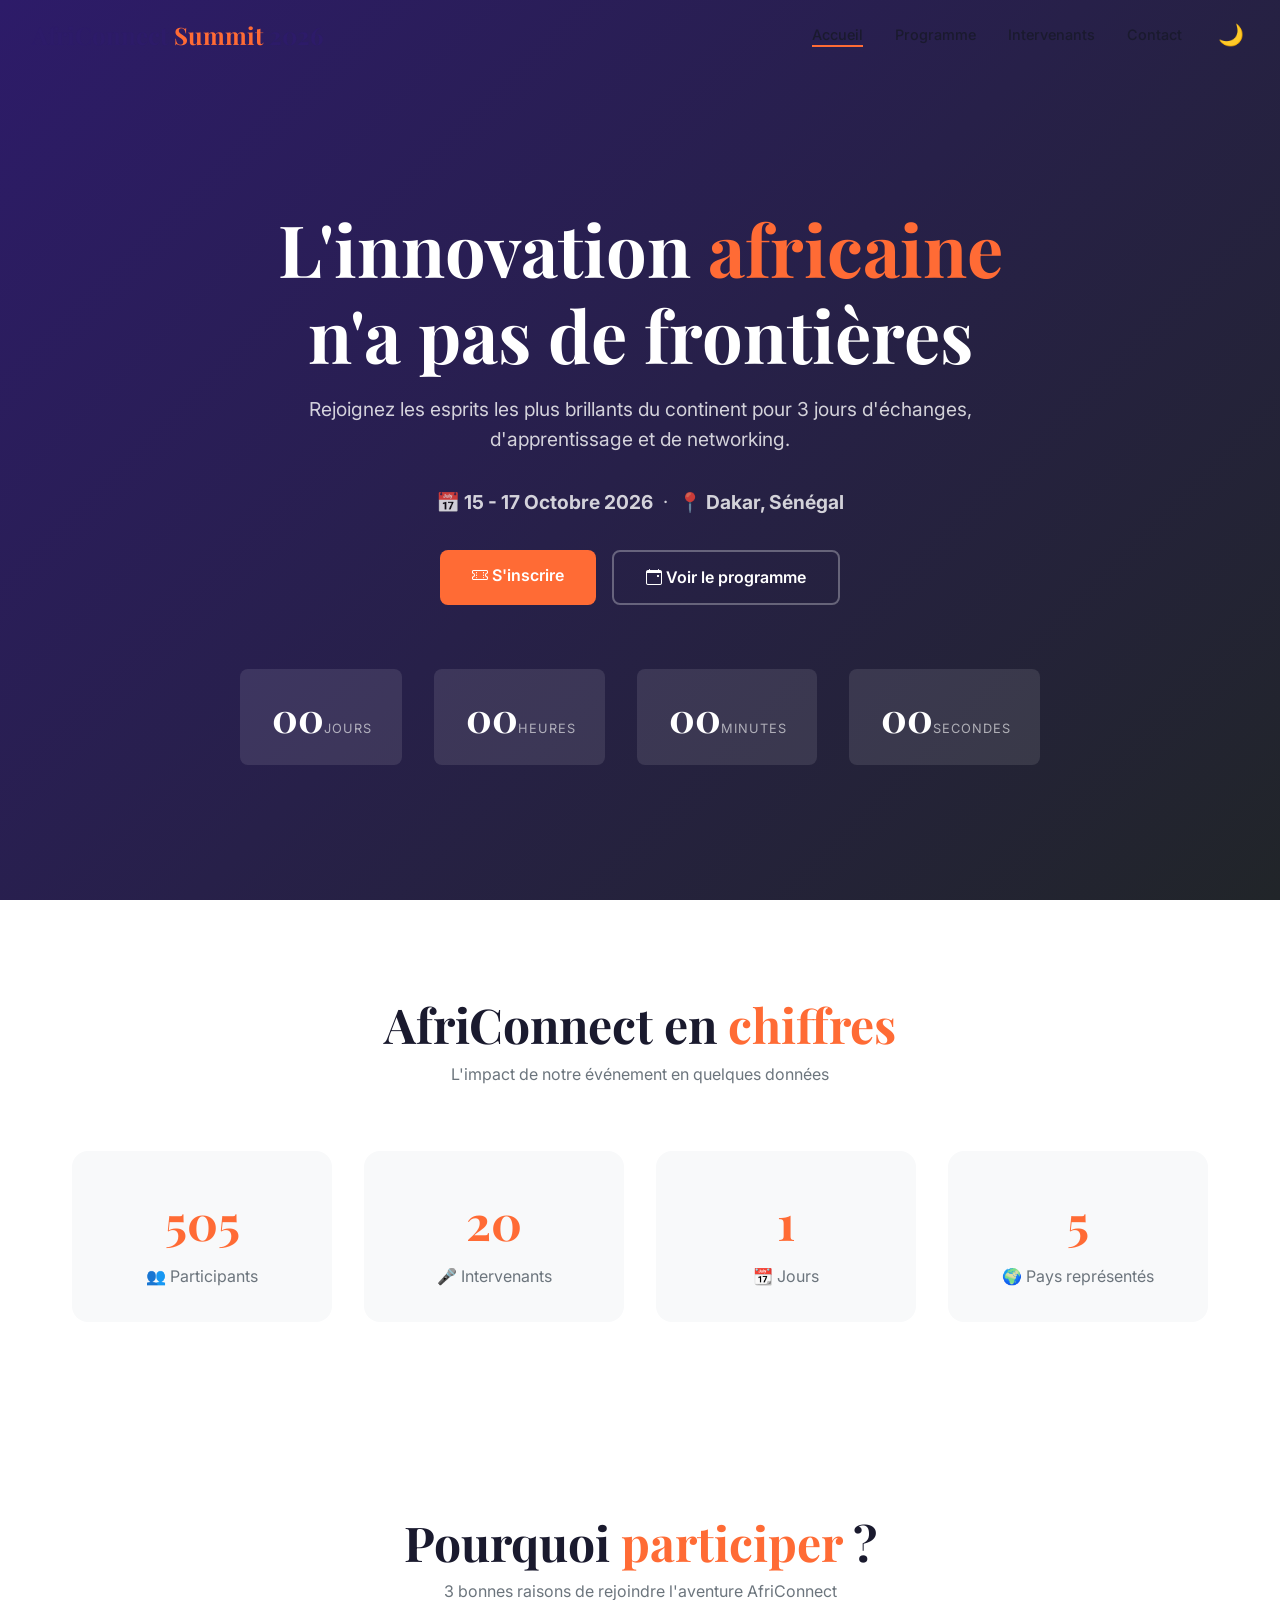
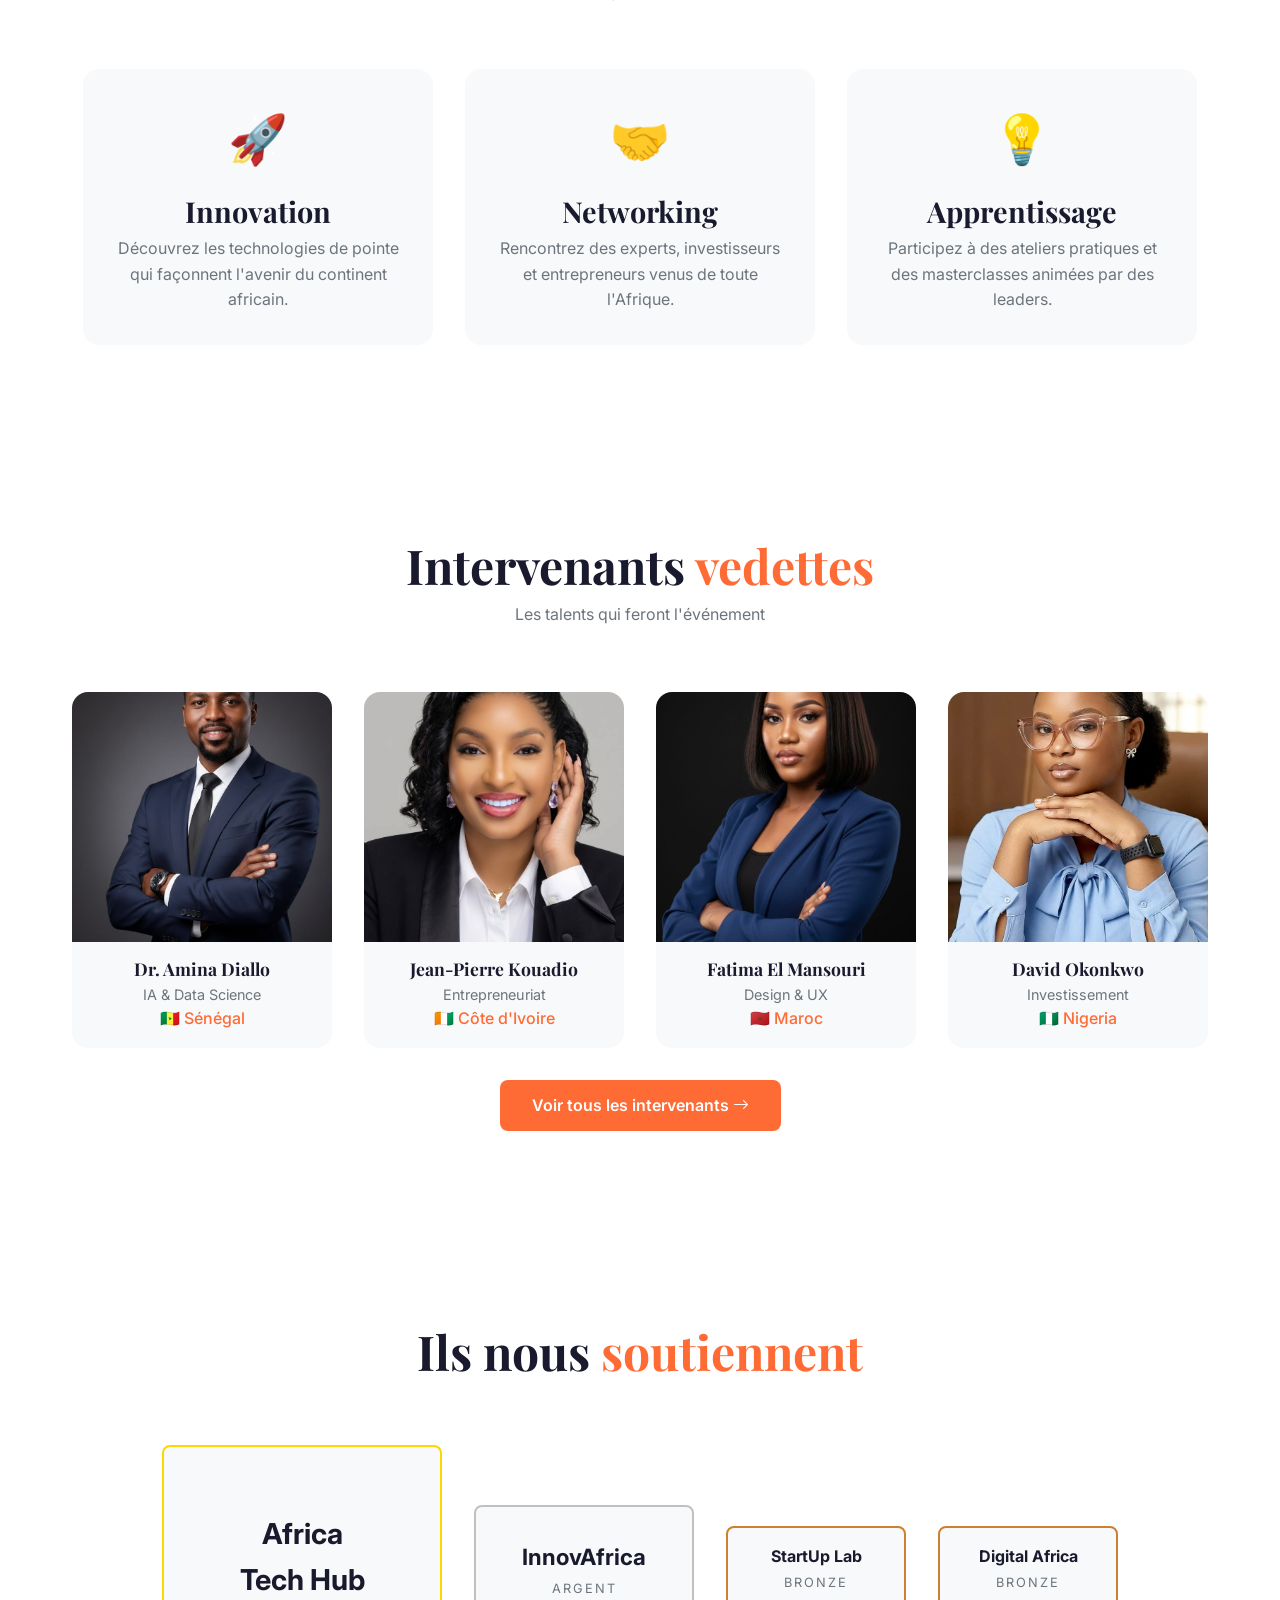
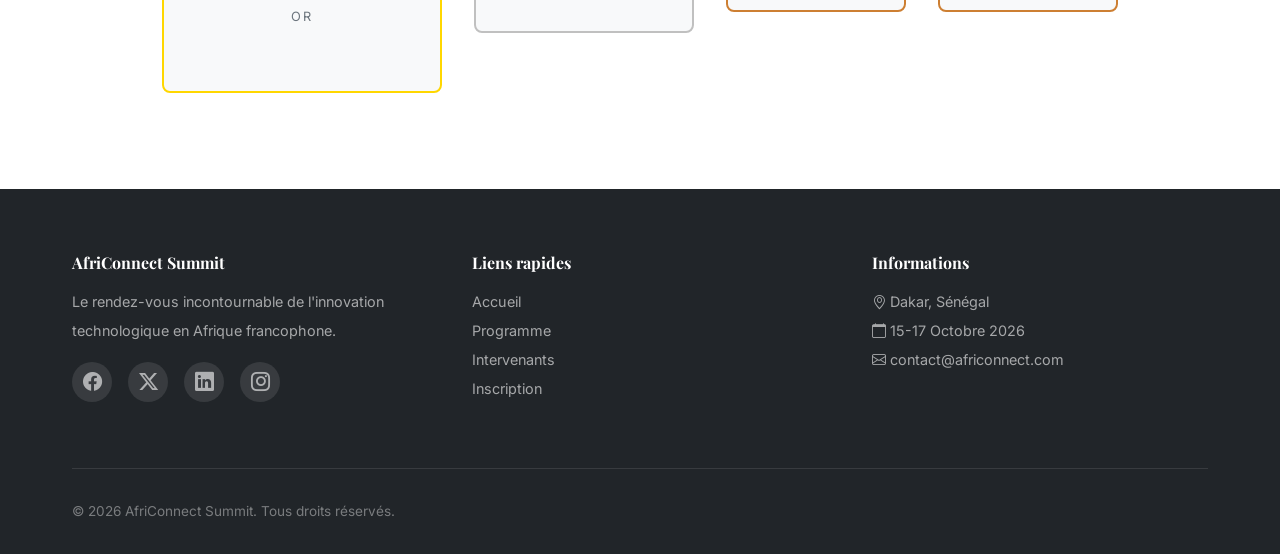
<file: index.html>
<!DOCTYPE html>
<html lang="fr">
<head>
    <meta charset="UTF-8">
    <meta name="viewport" content="width=device-width, initial-scale=1.0">
    <title>AfriConnect Summit 2026 - Accueil</title>
    <link rel="preconnect" href="https://fonts.googleapis.com">
    <link rel="preconnect" href="https://fonts.gstatic.com" crossorigin>
    <link href="https://fonts.googleapis.com/css2?family=Playfair+Display:ital,wght@0,400;0,700;0,900;1,700&family=Inter:wght@300;400;500;600;700&display=swap" rel="stylesheet">
    <link rel="stylesheet" href="https://cdn.jsdelivr.net/npm/bootstrap-icons@1.11.3/font/bootstrap-icons.min.css">
    <link rel="stylesheet" href="css/style.css">
</head>
<body>
    <!-- NAVBAR -->
    <header>
        <nav class="navbar" role="navigation" aria-label="Navigation principale">
            <a href="index.html" class="navbar-brand">
                AfriConnect <span>Summit</span> 2026
            </a>
            <ul class="navbar-links" role="menubar">
                <li role="none"><a href="index.html" class="active" role="menuitem">Accueil</a></li>
                <li role="none"><a href="programme.html" role="menuitem">Programme</a></li>
                <li role="none"><a href="intervenants.html" role="menuitem">Intervenants</a></li>
                <li role="none"><a href="contact.html" role="menuitem">Contact</a></li>
                <li role="none">
                    <button class="theme-toggle" id="themeToggle" aria-label="Basculer le thème clair/sombre">
                        🌙
                    </button>
                </li>
            </ul>
            <button class="hamburger" id="hamburger" aria-label="Ouvrir le menu mobile" aria-expanded="false">
                <span></span>
                <span></span>
                <span></span>
            </button>
        </nav>
    </header>

    <!-- MAIN -->
    <main>
        <!-- HERO -->
        <section class="hero" aria-label="Bannière principale">
            <div class="hero-content">
                <h1>L'innovation <span>africaine</span> <br>n'a pas de frontières</h1>
                <p>Rejoignez les esprits les plus brillants du continent pour 3 jours d'échanges, d'apprentissage et de networking.</p>
                <p><strong>📅 15 - 17 Octobre 2026</strong> &nbsp;·&nbsp; <strong>📍 Dakar, Sénégal</strong></p>
                <div class="hero-buttons">
                    <a href="contact.html" class="btn btn-primary"><i class="bi bi-ticket-perforated"></i> S'inscrire</a>
                    <a href="programme.html" class="btn btn-outline"><i class="bi bi-calendar-event"></i> Voir le programme</a>
                </div>
                <div class="countdown" id="countdown">
                    <div class="countdown-item"><span class="number" id="days">00</span><span class="label">Jours</span></div>
                    <div class="countdown-item"><span class="number" id="hours">00</span><span class="label">Heures</span></div>
                    <div class="countdown-item"><span class="number" id="minutes">00</span><span class="label">Minutes</span></div>
                    <div class="countdown-item"><span class="number" id="seconds">00</span><span class="label">Secondes</span></div>
                </div>
            </div>
        </section>

        <!-- CHIFFRES CLES -->
        <section class="fade-in" aria-label="Chiffres clés">
            <div class="container">
                <div class="section-title">
                    <h2>AfriConnect en <span>chiffres</span></h2>
                    <p>L'impact de notre événement en quelques données</p>
                </div>
                <div class="stats-grid">
                    <div class="stat-item zoom-in">
                        <span class="number" data-target="1200">0</span>
                        <p class="label">👥 Participants</p>
                    </div>
                    <div class="stat-item zoom-in">
                        <span class="number" data-target="48">0</span>
                        <p class="label">🎤 Intervenants</p>
                    </div>
                    <div class="stat-item zoom-in">
                        <span class="number" data-target="3">0</span>
                        <p class="label">📆 Jours</p>
                    </div>
                    <div class="stat-item zoom-in">
                        <span class="number" data-target="12">0</span>
                        <p class="label">🌍 Pays représentés</p>
                    </div>
                </div>
            </div>
        </section>

        <!-- POURQUOI PARTICIPER -->
        <section class="fade-in" aria-label="Raisons de participer">
            <div class="container">
                <div class="section-title">
                    <h2>Pourquoi <span>participer</span> ?</h2>
                    <p>3 bonnes raisons de rejoindre l'aventure AfriConnect</p>
                </div>
                <div class="reasons-grid">
                    <div class="reason-item fade-in-left">
                        <div class="icon">🚀</div>
                        <h3>Innovation</h3>
                        <p>Découvrez les technologies de pointe qui façonnent l'avenir du continent africain.</p>
                    </div>
                    <div class="reason-item zoom-in">
                        <div class="icon">🤝</div>
                        <h3>Networking</h3>
                        <p>Rencontrez des experts, investisseurs et entrepreneurs venus de toute l'Afrique.</p>
                    </div>
                    <div class="reason-item fade-in-right">
                        <div class="icon">💡</div>
                        <h3>Apprentissage</h3>
                        <p>Participez à des ateliers pratiques et des masterclasses animées par des leaders.</p>
                    </div>
                </div>
            </div>
        </section>

        <!-- INTERVENANTS VEDETTES -->
        <section class="fade-in" aria-label="Intervenants vedettes">
            <div class="container">
                <div class="section-title">
                    <h2>Intervenants <span>vedettes</span></h2>
                    <p>Les talents qui feront l'événement</p>
                </div>
                <div class="speakers-grid">
                    <article class="speaker-card zoom-in">
                        <img src="images/m.jpg" alt="Dr. Amina Diallo">
                        <div class="info">
                            <h3>Dr. Amina Diallo</h3>
                            <p>IA & Data Science</p>
                            <span class="country">🇸🇳 Sénégal</span>
                        </div>
                    </article>
                    <article class="speaker-card zoom-in">
                        <img src="images/l.jpg" alt="Jean-Pierre Kouadio">
                        <div class="info">
                            <h3>Jean-Pierre Kouadio</h3>
                            <p>Entrepreneuriat</p>
                            <span class="country">🇨🇮 Côte d'Ivoire</span>
                        </div>
                    </article>
                    <article class="speaker-card zoom-in">
                        <img src="images/j.jpg" alt="Fatima El Mansouri">
                        <div class="info">
                            <h3>Fatima El Mansouri</h3>
                            <p>Design & UX</p>
                            <span class="country">🇲🇦 Maroc</span>
                        </div>
                    </article>
                    <article class="speaker-card zoom-in">
                        <img src="images/téléchargement (2).jpg" alt="David Okonkwo">
                        <div class="info">
                            <h3>David Okonkwo</h3>
                            <p>Investissement</p>
                            <span class="country">🇳🇬 Nigeria</span>
                        </div>
                    </article>
                </div>
                <div class="view-all">
                    <a href="intervenants.html" class="btn btn-primary">
                        Voir tous les intervenants <i class="bi bi-arrow-right"></i>
                    </a>
                </div>
            </div>
        </section>

        <!-- SPONSORS -->
        <section class="fade-in" aria-label="Nos sponsors">
            <div class="container">
                <div class="section-title">
                    <h2>Ils nous <span>soutiennent</span></h2>
                </div>
                <div class="sponsors">
                    <div class="sponsor gold"><strong>Africa Tech Hub</strong><span class="level">Or</span></div>
                    <div class="sponsor silver"><strong>InnovAfrica</strong><span class="level">Argent</span></div>
                    <div class="sponsor bronze"><strong>StartUp Lab</strong><span class="level">Bronze</span></div>
                    <div class="sponsor bronze"><strong>Digital Africa</strong><span class="level">Bronze</span></div>
                </div>
            </div>
        </section>
    </main>

    <!-- FOOTER -->
    <footer>
        <div class="container">
            <div class="footer-grid">
                <div class="footer-col">
                    <h4>AfriConnect Summit</h4>
                    <p>Le rendez-vous incontournable de l'innovation technologique en Afrique francophone.</p>
                    <div class="footer-social">
                        <a href="#" aria-label="Facebook"><i class="bi bi-facebook"></i></a>
                        <a href="#" aria-label="Twitter"><i class="bi bi-twitter-x"></i></a>
                        <a href="#" aria-label="LinkedIn"><i class="bi bi-linkedin"></i></a>
                        <a href="#" aria-label="Instagram"><i class="bi bi-instagram"></i></a>
                    </div>
                </div>
                <div class="footer-col">
                    <h4>Liens rapides</h4>
                    <ul>
                        <li><a href="index.html">Accueil</a></li>
                        <li><a href="programme.html">Programme</a></li>
                        <li><a href="intervenants.html">Intervenants</a></li>
                        <li><a href="contact.html">Inscription</a></li>
                    </ul>
                </div>
                <div class="footer-col">
                    <h4>Informations</h4>
                    <ul>
                        <li><i class="bi bi-geo-alt"></i> Dakar, Sénégal</li>
                        <li><i class="bi bi-calendar"></i> 15-17 Octobre 2026</li>
                        <li><i class="bi bi-envelope"></i> contact@africonnect.com</li>
                    </ul>
                </div>
            </div>
            <div class="footer-bottom">
                <p>&copy; <span id="year"></span> AfriConnect Summit. Tous droits réservés.</p>
            </div>
        </div>
    </footer>

    <button class="back-to-top" id="backToTop"><i class="bi bi-chevron-up"></i></button>
    <script src="js/main.js"></script>
</body>
</html>
</file>
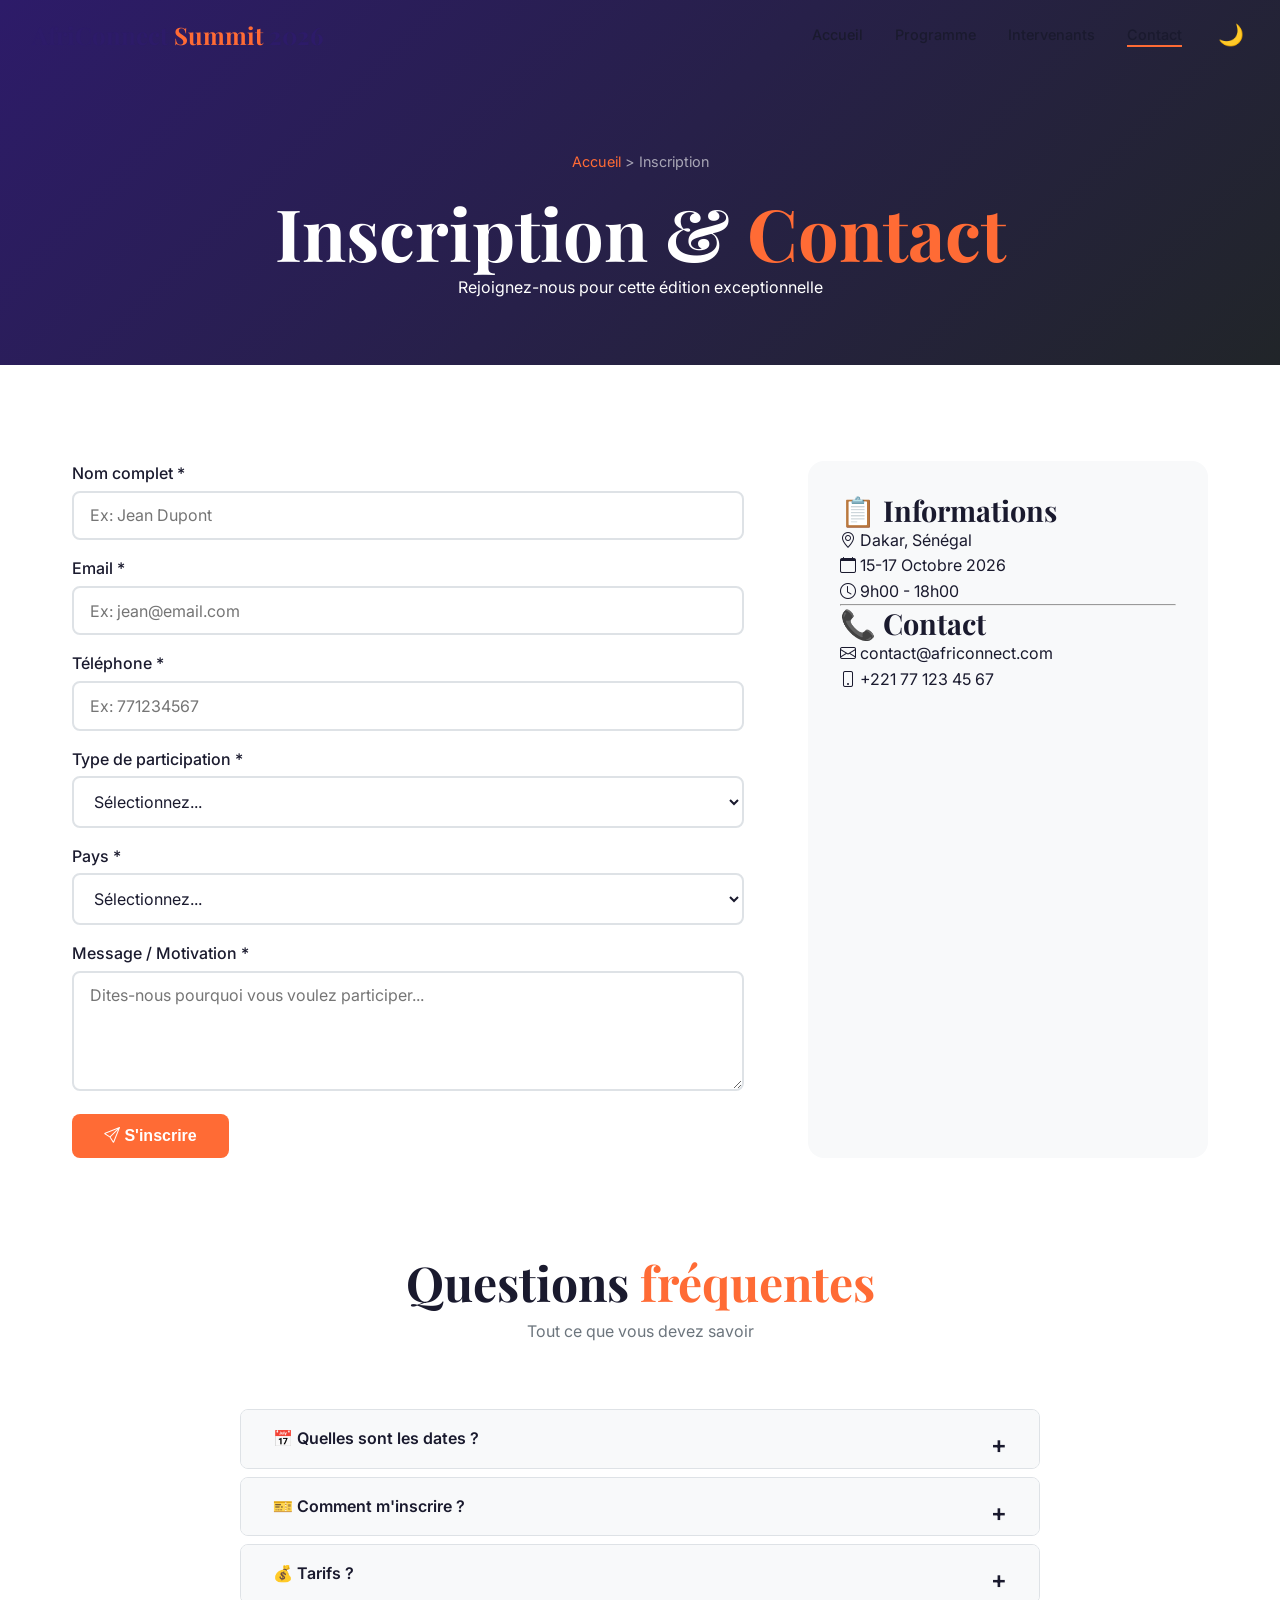
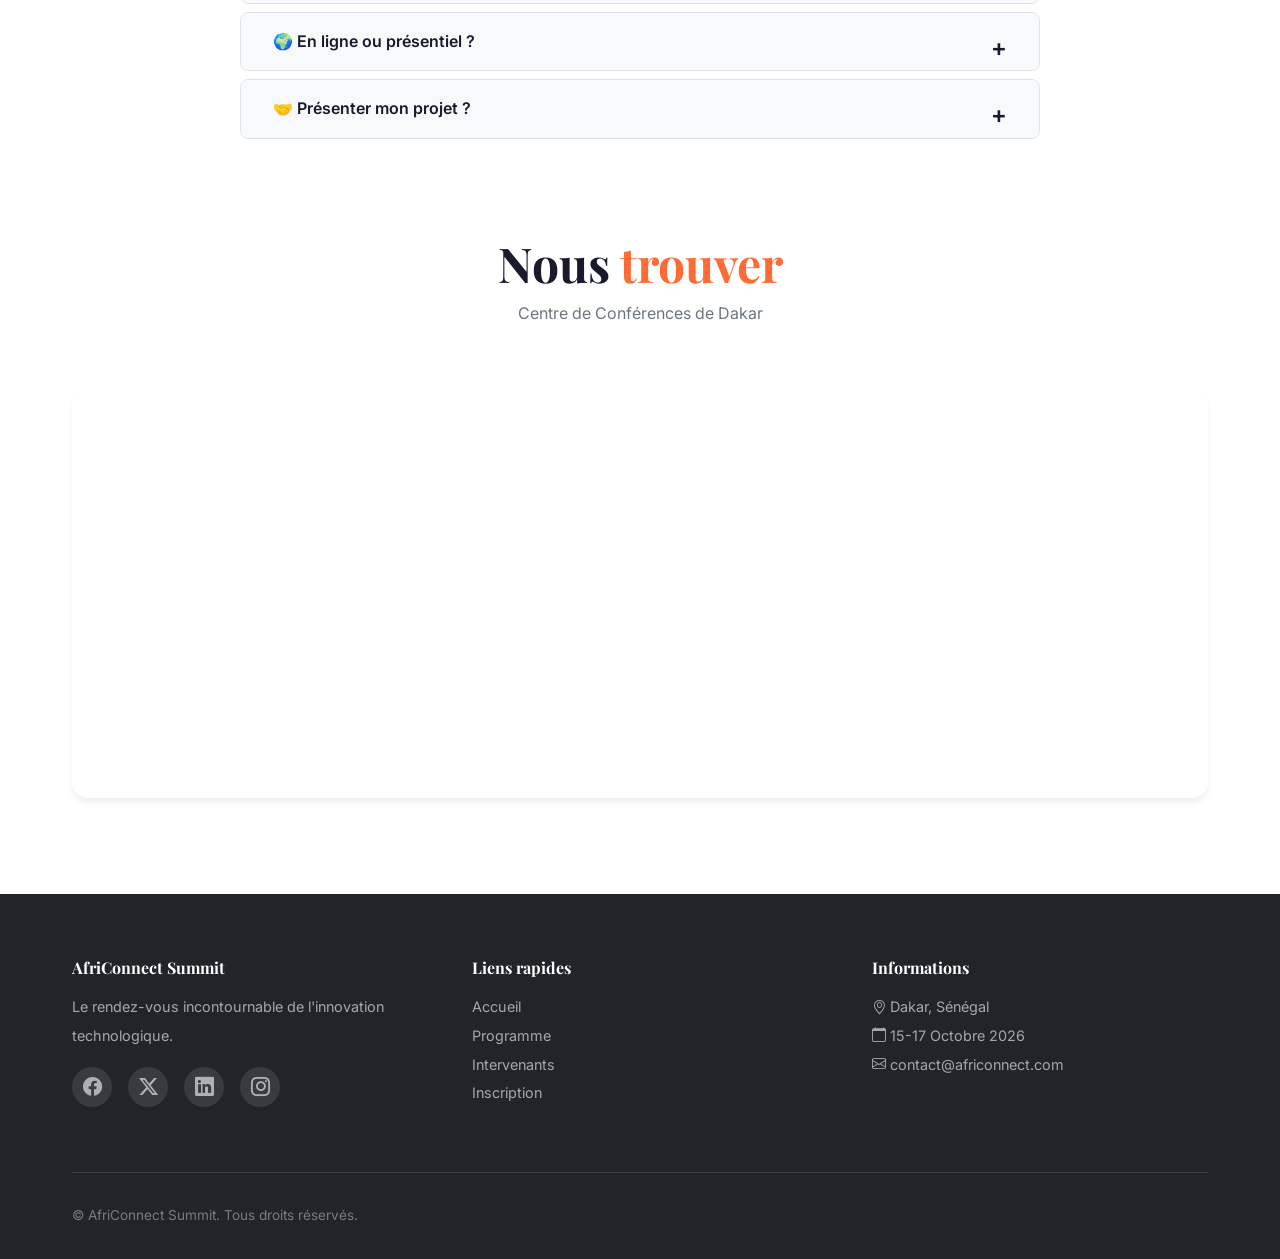
<file: contact.html>
<!DOCTYPE html>
<html lang="fr">
<head>
    <meta charset="UTF-8">
    <meta name="viewport" content="width=device-width, initial-scale=1.0">
    <title>AfriConnect Summit 2026 - Inscription</title>
    <link rel="preconnect" href="https://fonts.googleapis.com">
    <link rel="preconnect" href="https://fonts.gstatic.com" crossorigin>
    <link href="https://fonts.googleapis.com/css2?family=Playfair+Display:ital,wght@0,400;0,700;0,900;1,700&family=Inter:wght@300;400;500;600;700&display=swap" rel="stylesheet">
    <link rel="stylesheet" href="https://cdn.jsdelivr.net/npm/bootstrap-icons@1.11.3/font/bootstrap-icons.min.css">
    <link rel="stylesheet" href="css/style.css">
</head>
<body>
    <!-- NAVBAR -->
    <header>
        <nav class="navbar" role="navigation" aria-label="Navigation principale">
            <a href="index.html" class="navbar-brand">
                AfriConnect <span>Summit</span> 2026
            </a>
            <ul class="navbar-links" role="menubar">
                <li role="none"><a href="index.html" role="menuitem">Accueil</a></li>
                <li role="none"><a href="programme.html" role="menuitem">Programme</a></li>
                <li role="none"><a href="intervenants.html" role="menuitem">Intervenants</a></li>
                <li role="none"><a href="contact.html" class="active" role="menuitem">Contact</a></li>
                <li role="none">
                    <button class="theme-toggle" id="themeToggle" aria-label="Basculer le thème clair/sombre">
                        🌙
                    </button>
                </li>
            </ul>
            <button class="hamburger" id="hamburger" aria-label="Ouvrir le menu mobile" aria-expanded="false">
                <span></span>
                <span></span>
                <span></span>
            </button>
        </nav>
    </header>

    <!-- MAIN -->
    <main>
        <!-- HERO INTERNE -->
        <section class="page-hero" aria-label="Bannière de contact">
            <div class="container">
                <p class="breadcrumb"><a href="index.html">Accueil</a> &gt; Inscription</p>
                <h1>Inscription & <span>Contact</span></h1>
                <p>Rejoignez-nous pour cette édition exceptionnelle</p>
            </div>
        </section>

        <!-- FORMULAIRE -->
        <section aria-label="Formulaire d'inscription">
            <div class="container">
                <div class="contact-grid">
                    <div class="contact-form">
                        <form id="contactForm" novalidate>
                            <div class="form-group">
                                <label for="name">Nom complet *</label>
                                <input type="text" id="name" placeholder="Ex: Jean Dupont" required>
                                <span class="error-message">Veuillez entrer votre nom complet</span>
                            </div>
                            <div class="form-group">
                                <label for="email">Email *</label>
                                <input type="email" id="email" placeholder="Ex: jean@email.com" required>
                                <span class="error-message">Veuillez entrer un email valide</span>
                            </div>
                            <div class="form-group">
                                <label for="phone">Téléphone *</label>
                                <input type="tel" id="phone" placeholder="Ex: 771234567" required>
                                <span class="error-message">Téléphone minimum 8 chiffres</span>
                            </div>
                            <div class="form-group">
                                <label for="participation">Type de participation *</label>
                                <select id="participation" required>
                                    <option value="">Sélectionnez...</option>
                                    <option value="speaker">Intervenant</option>
                                    <option value="attendee">Participant</option>
                                    <option value="exhibitor">Exposant</option>
                                    <option value="media">Média</option>
                                    <option value="student">Étudiant</option>
                                    <option value="investor">Investisseur</option>
                                </select>
                                <span class="error-message">Veuillez sélectionner un type</span>
                            </div>
                            <div class="form-group">
                                <label for="country">Pays *</label>
                                <select id="country" required>
                                    <option value="">Sélectionnez...</option>
                                    <option value="senegal">🇸🇳 Sénégal</option>
                                    <option value="cote-ivoire">🇨🇮 Côte d'Ivoire</option>
                                    <option value="maroc">🇲🇦 Maroc</option>
                                    <option value="algerie">🇩🇿 Algérie</option>
                                    <option value="tunisie">🇹🇳 Tunisie</option>
                                    <option value="mauritanie">🇲🇷 Mauritanie</option>
                                    <option value="mali">🇲🇱 Mali</option>
                                    <option value="burkina">🇧🇫 Burkina</option>
                                    <option value="benin">🇧🇯 Bénin</option>
                                    <option value="togo">🇹🇬 Togo</option>
                                    <option value="guinee">🇬🇳 Guinée</option>
                                    <option value="rdc">🇨🇩 RDC</option>
                                    <option value="cameroun">🇨🇲 Cameroun</option>
                                    <option value="gabon">🇬🇦 Gabon</option>
                                    <option value="madagascar">🇲🇬 Madagascar</option>
                                </select>
                                <span class="error-message">Veuillez sélectionner votre pays</span>
                            </div>
                            <div class="form-group">
                                <label for="message">Message / Motivation *</label>
                                <textarea id="message" placeholder="Dites-nous pourquoi vous voulez participer..." required></textarea>
                                <span class="error-message">Message minimum 20 caractères</span>
                            </div>
                            <button type="submit" class="btn btn-primary">
                                <i class="bi bi-send"></i> S'inscrire
                            </button>
                        </form>
                        <div class="success-message" id="successMessage">
                            ✅ Inscription réussie ! Nous vous contacterons prochainement.
                        </div>
                    </div>

                    <div class="contact-info">
                        <h3>📋 Informations</h3>
                        <p><i class="bi bi-geo-alt"></i> Dakar, Sénégal</p>
                        <p><i class="bi bi-calendar"></i> 15-17 Octobre 2026</p>
                        <p><i class="bi bi-clock"></i> 9h00 - 18h00</p>
                        <hr>
                        <h3>📞 Contact</h3>
                        <p><i class="bi bi-envelope"></i> contact@africonnect.com</p>
                        <p><i class="bi bi-phone"></i> +221 77 123 45 67</p>
                    </div>
                </div>

                <!-- FAQ -->
                <div style="margin-top: var(--spacing-xxl);">
                    <div class="section-title">
                        <h2>Questions <span>fréquentes</span></h2>
                        <p>Tout ce que vous devez savoir</p>
                    </div>
                    <div class="faq-container">
                        <div class="faq-item">
                            <input type="checkbox" id="faq1">
                            <label for="faq1">📅 Quelles sont les dates ?</label>
                            <div class="faq-answer"><p>Du <strong>15 au 17 Octobre 2026</strong> à Dakar, Sénégal.</p></div>
                        </div>
                        <div class="faq-item">
                            <input type="checkbox" id="faq2">
                            <label for="faq2">🎫 Comment m'inscrire ?</label>
                            <div class="faq-answer"><p>Remplissez le formulaire ci-dessus. Vous recevrez un email de confirmation.</p></div>
                        </div>
                        <div class="faq-item">
                            <input type="checkbox" id="faq3">
                            <label for="faq3">💰 Tarifs ?</label>
                            <div class="faq-answer"><p>Étudiants : <strong>50€</strong> · Professionnels : <strong>150€</strong></p></div>
                        </div>
                        <div class="faq-item">
                            <input type="checkbox" id="faq4">
                            <label for="faq4">🌍 En ligne ou présentiel ?</label>
                            <div class="faq-answer"><p>Événement <strong>hybride</strong> : présentiel à Dakar ou en ligne.</p></div>
                        </div>
                        <div class="faq-item">
                            <input type="checkbox" id="faq5">
                            <label for="faq5">🤝 Présenter mon projet ?</label>
                            <div class="faq-answer"><p>Contactez-nous pour soumettre votre candidature.</p></div>
                        </div>
                    </div>
                </div>

                <!-- GOOGLE MAPS -->
                <div style="margin-top: var(--spacing-xxl);">
                    <div class="section-title">
                        <h2>Nous <span>trouver</span></h2>
                        <p>Centre de Conférences de Dakar</p>
                    </div>
                    <div class="map-container">
                        <iframe 
                            src="https://www.google.com/maps/embed?pb=!1m18!1m12!1m3!1d12356.789012345678!2d-17.446!3d14.7167!2m3!1f0!2f0!3f0!3m2!1i1024!2i768!4f13.1!3m3!1m2!1s0x0%3A0x0!2zMTTCsDQzJzAwLjAiTiAxN8KwMjYnNDUuMCJX!5e0!3m2!1sfr!2ssn!4v1234567890123" 
                            allowfullscreen="" 
                            loading="lazy" 
                            referrerpolicy="no-referrer-when-downgrade"
                            title="Carte de localisation">
                        </iframe>
                    </div>
                </div>
            </div>
        </section>
    </main>

    <!-- FOOTER -->
    <footer>
        <div class="container">
            <div class="footer-grid">
                <div class="footer-col">
                    <h4>AfriConnect Summit</h4>
                    <p>Le rendez-vous incontournable de l'innovation technologique.</p>
                    <div class="footer-social">
                        <a href="#" aria-label="Facebook"><i class="bi bi-facebook"></i></a>
                        <a href="#" aria-label="Twitter"><i class="bi bi-twitter-x"></i></a>
                        <a href="#" aria-label="LinkedIn"><i class="bi bi-linkedin"></i></a>
                        <a href="#" aria-label="Instagram"><i class="bi bi-instagram"></i></a>
                    </div>
                </div>
                <div class="footer-col">
                    <h4>Liens rapides</h4>
                    <ul>
                        <li><a href="index.html">Accueil</a></li>
                        <li><a href="programme.html">Programme</a></li>
                        <li><a href="intervenants.html">Intervenants</a></li>
                        <li><a href="contact.html">Inscription</a></li>
                    </ul>
                </div>
                <div class="footer-col">
                    <h4>Informations</h4>
                    <ul>
                        <li><i class="bi bi-geo-alt"></i> Dakar, Sénégal</li>
                        <li><i class="bi bi-calendar"></i> 15-17 Octobre 2026</li>
                        <li><i class="bi bi-envelope"></i> contact@africonnect.com</li>
                    </ul>
                </div>
            </div>
            <div class="footer-bottom">
                <p>&copy; <span id="year"></span> AfriConnect Summit. Tous droits réservés.</p>
            </div>
        </div>
    </footer>

    <button class="back-to-top" id="backToTop"><i class="bi bi-chevron-up"></i></button>
    <script src="js/main.js"></script>
</body>
</html>
</file>
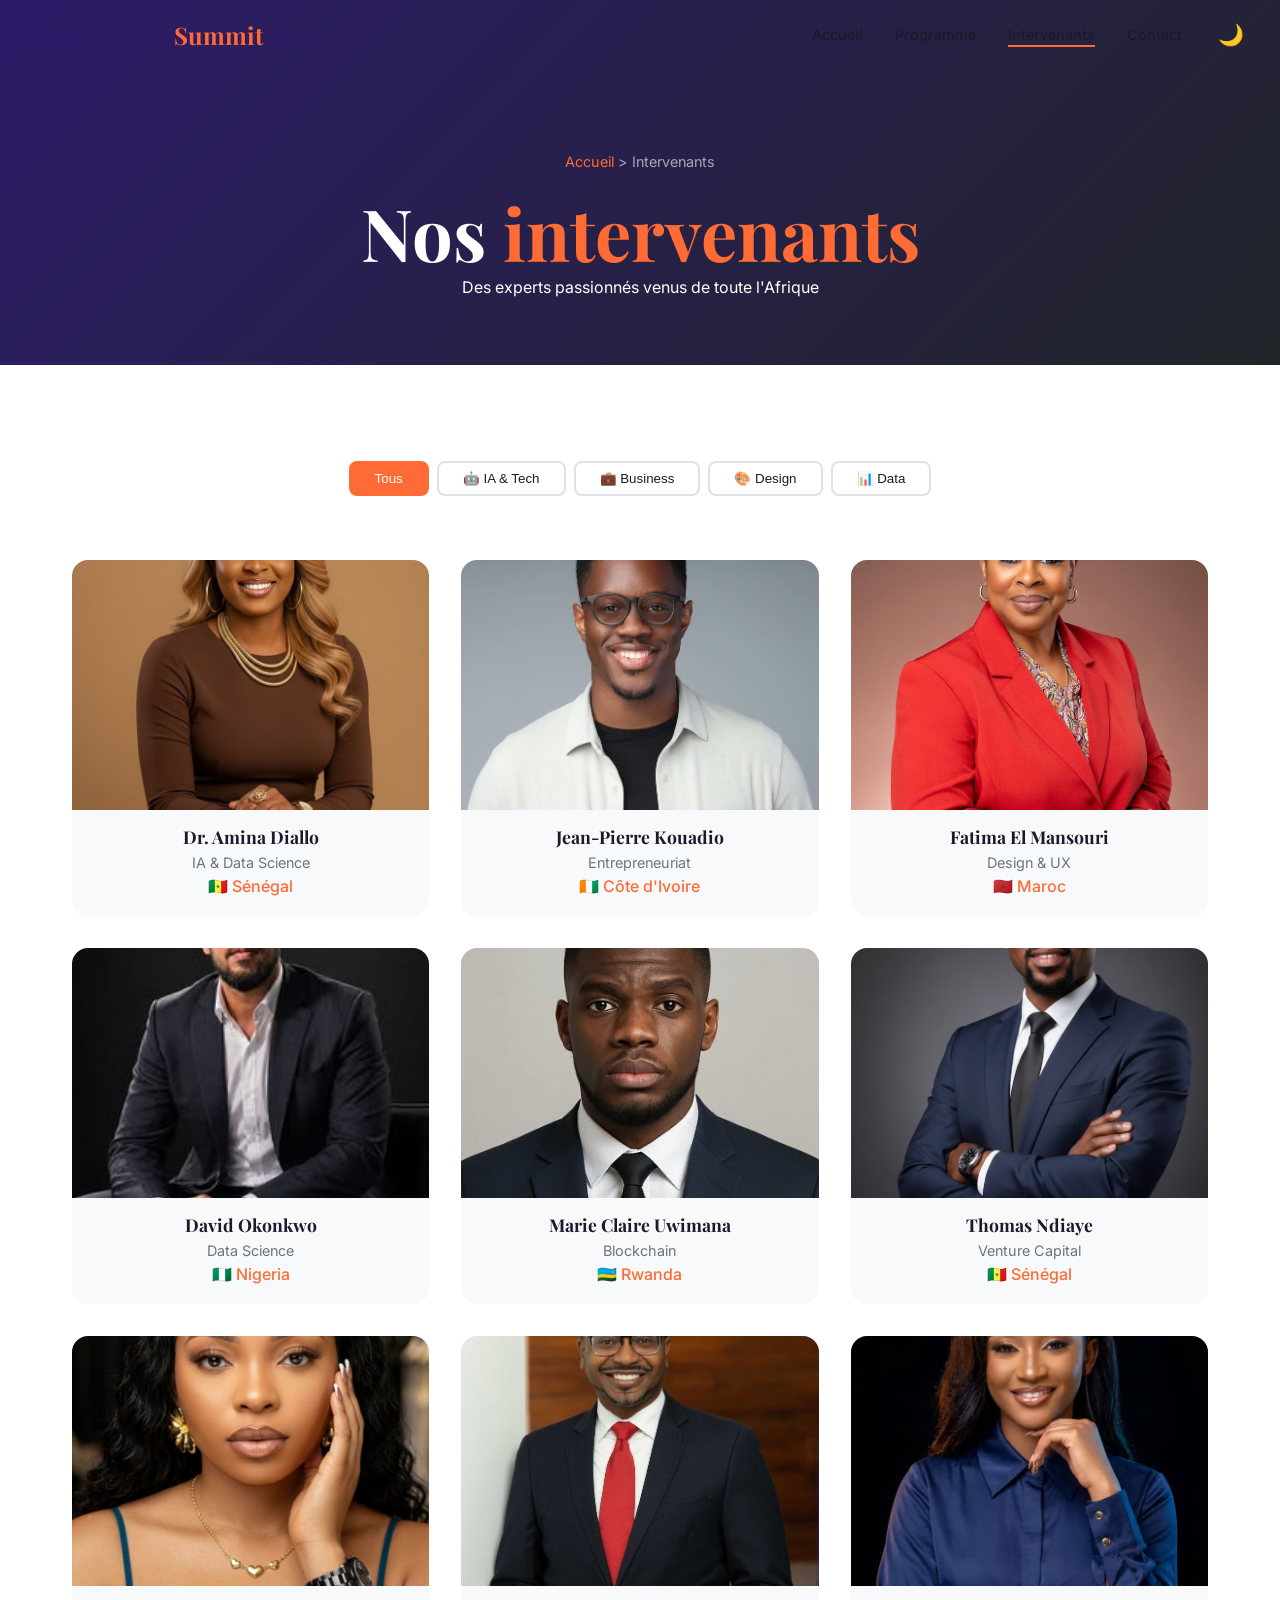
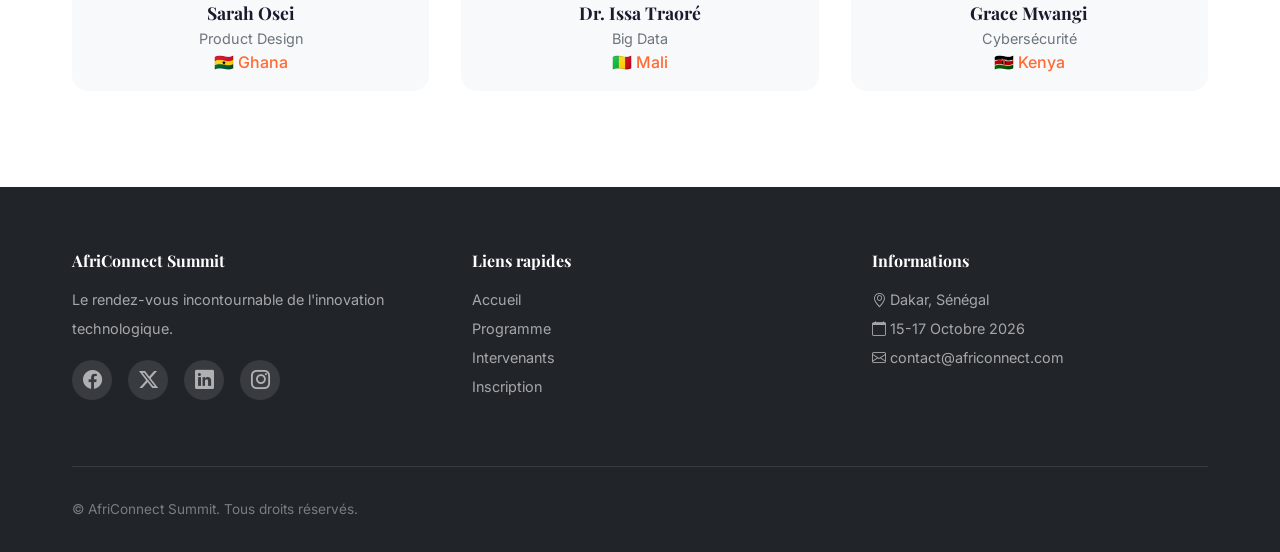
<file: intervenants.html>
<!DOCTYPE html>
<html lang="fr">
<head>
    <meta charset="UTF-8">
    <meta name="viewport" content="width=device-width, initial-scale=1.0">
    <title>AfriConnect Summit 2026 - Intervenants</title>
    <link rel="preconnect" href="https://fonts.googleapis.com">
    <link rel="preconnect" href="https://fonts.gstatic.com" crossorigin>
    <link href="https://fonts.googleapis.com/css2?family=Playfair+Display:ital,wght@0,400;0,700;0,900;1,700&family=Inter:wght@300;400;500;600;700&display=swap" rel="stylesheet">
    <link rel="stylesheet" href="https://cdn.jsdelivr.net/npm/bootstrap-icons@1.11.3/font/bootstrap-icons.min.css">
    <link rel="stylesheet" href="css/style.css">
</head>
<body>
    <!-- NAVBAR -->
    <header>
        <nav class="navbar" role="navigation" aria-label="Navigation principale">
            <a href="index.html" class="navbar-brand">
                AfriConnect <span>Summit</span> 2026
            </a>
            <ul class="navbar-links" role="menubar">
                <li role="none"><a href="index.html" role="menuitem">Accueil</a></li>
                <li role="none"><a href="programme.html" role="menuitem">Programme</a></li>
                <li role="none"><a href="intervenants.html" class="active" role="menuitem">Intervenants</a></li>
                <li role="none"><a href="contact.html" role="menuitem">Contact</a></li>
                <li role="none">
                    <button class="theme-toggle" id="themeToggle" aria-label="Basculer le thème clair/sombre">
                        🌙
                    </button>
                </li>
            </ul>
            <button class="hamburger" id="hamburger" aria-label="Ouvrir le menu mobile" aria-expanded="false">
                <span></span>
                <span></span>
                <span></span>
            </button>
        </nav>
    </header>

    <!-- MAIN -->
    <main>
        <!-- HERO INTERNE -->
        <section class="page-hero" aria-label="Bannière des intervenants">
            <div class="container">
                <p class="breadcrumb"><a href="index.html">Accueil</a> &gt; Intervenants</p>
                <h1>Nos <span>intervenants</span></h1>
                <p>Des experts passionnés venus de toute l'Afrique</p>
            </div>
        </section>

        <!-- FILTRES & INTERVENANTS -->
        <section aria-label="Liste des intervenants">
            <div class="container">
                <div class="filters" role="tablist">
                    <button class="filter-btn active" data-filter="all">Tous</button>
                    <button class="filter-btn" data-filter="ia">🤖 IA & Tech</button>
                    <button class="filter-btn" data-filter="business">💼 Business</button>
                    <button class="filter-btn" data-filter="design">🎨 Design</button>
                    <button class="filter-btn" data-filter="data">📊 Data</button>
                </div>

                <div class="speakers-grid-large" id="speakersGrid">
                    <!-- 9 intervenants -->
                    <article class="speaker-card zoom-in" data-category="ia">
                        <img src="images/Photo studio.jpg" alt="Dr. Amina Diallo">
                        <div class="info"><h3>Dr. Amina Diallo</h3><p>IA & Data Science</p><span class="country">🇸🇳 Sénégal</span></div>
                    </article>
                    <article class="speaker-card zoom-in" data-category="business">
                        <img src="images/Gabe Kunda.jpg" alt="Jean-Pierre Kouadio">
                        <div class="info"><h3>Jean-Pierre Kouadio</h3><p>Entrepreneuriat</p><span class="country">🇨🇮 Côte d'Ivoire</span></div>
                    </article>
                    <article class="speaker-card zoom-in" data-category="design">
                        <img src="images/mm.jpg" alt="Fatima El Mansouri">
                        <div class="info"><h3>Fatima El Mansouri</h3><p>Design & UX</p><span class="country">🇲🇦 Maroc</span></div>
                    </article>
                    <article class="speaker-card zoom-in" data-category="data">
                        <img src="images/Glasgow Cosmic vision revealed ahead of European___.jpg" alt="David Okonkwo">
                        <div class="info"><h3>David Okonkwo</h3><p>Data Science</p><span class="country">🇳🇬 Nigeria</span></div>
                    </article>
                    <article class="speaker-card zoom-in" data-category="ia">
                        <img src="images/update.jpg" alt="Marie Claire Uwimana">
                        <div class="info"><h3>Marie Claire Uwimana</h3><p>Blockchain</p><span class="country">🇷🇼 Rwanda</span></div>
                    </article>
                    <article class="speaker-card zoom-in" data-category="business">
                        <img src="images/m.jpg" alt="Thomas Ndiaye">
                        <div class="info"><h3>Thomas Ndiaye</h3><p>Venture Capital</p><span class="country">🇸🇳 Sénégal</span></div>
                    </article>
                    <article class="speaker-card zoom-in" data-category="design">
                        <img src="images/Hello Saturday .jpg" alt="Sarah Osei">
                        <div class="info"><h3>Sarah Osei</h3><p>Product Design</p><span class="country">🇬🇭 Ghana</span></div>
                    </article>
                    <article class="speaker-card zoom-in" data-category="data">
                        <img src="images/n.jpg" alt="Dr. Issa Traoré">
                        <div class="info"><h3>Dr. Issa Traoré</h3><p>Big Data</p><span class="country">🇲🇱 Mali</span></div>
                    </article>
                    <article class="speaker-card zoom-in" data-category="ia">
                        <img src="images/me.jpg" alt="Grace Mwangi">
                        <div class="info"><h3>Grace Mwangi</h3><p>Cybersécurité</p><span class="country">🇰🇪 Kenya</span></div>
                    </article>
                </div>
            </div>
        </section>
    </main>

    <!-- FOOTER -->
    <footer>
        <div class="container">
            <div class="footer-grid">
                <div class="footer-col">
                    <h4>AfriConnect Summit</h4>
                    <p>Le rendez-vous incontournable de l'innovation technologique.</p>
                    <div class="footer-social">
                        <a href="#" aria-label="Facebook"><i class="bi bi-facebook"></i></a>
                        <a href="#" aria-label="Twitter"><i class="bi bi-twitter-x"></i></a>
                        <a href="#" aria-label="LinkedIn"><i class="bi bi-linkedin"></i></a>
                        <a href="#" aria-label="Instagram"><i class="bi bi-instagram"></i></a>
                    </div>
                </div>
                <div class="footer-col">
                    <h4>Liens rapides</h4>
                    <ul>
                        <li><a href="index.html">Accueil</a></li>
                        <li><a href="programme.html">Programme</a></li>
                        <li><a href="intervenants.html">Intervenants</a></li>
                        <li><a href="contact.html">Inscription</a></li>
                    </ul>
                </div>
                <div class="footer-col">
                    <h4>Informations</h4>
                    <ul>
                        <li><i class="bi bi-geo-alt"></i> Dakar, Sénégal</li>
                        <li><i class="bi bi-calendar"></i> 15-17 Octobre 2026</li>
                        <li><i class="bi bi-envelope"></i> contact@africonnect.com</li>
                    </ul>
                </div>
            </div>
            <div class="footer-bottom">
                <p>&copy; <span id="year"></span> AfriConnect Summit. Tous droits réservés.</p>
            </div>
        </div>
    </footer>

    <button class="back-to-top" id="backToTop"><i class="bi bi-chevron-up"></i></button>
    <script src="js/main.js"></script>
</body>
</html>
</file>
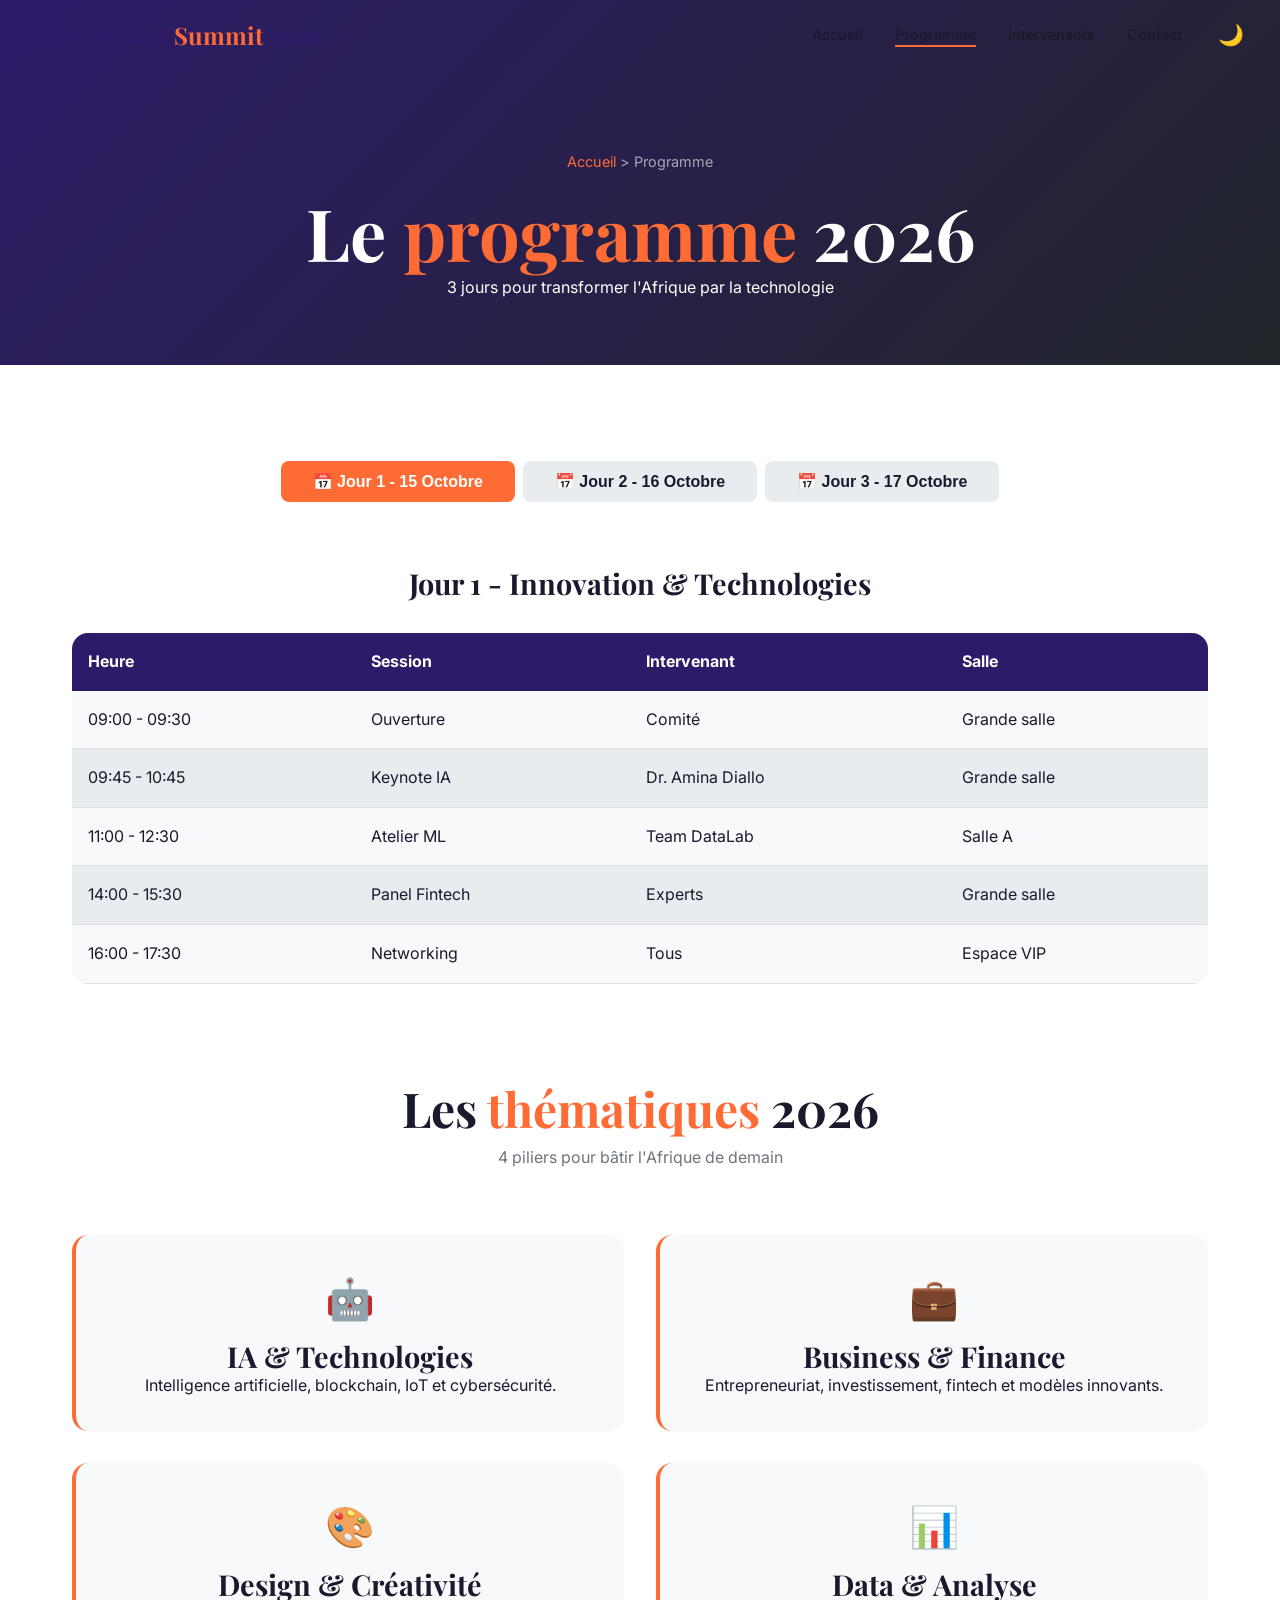
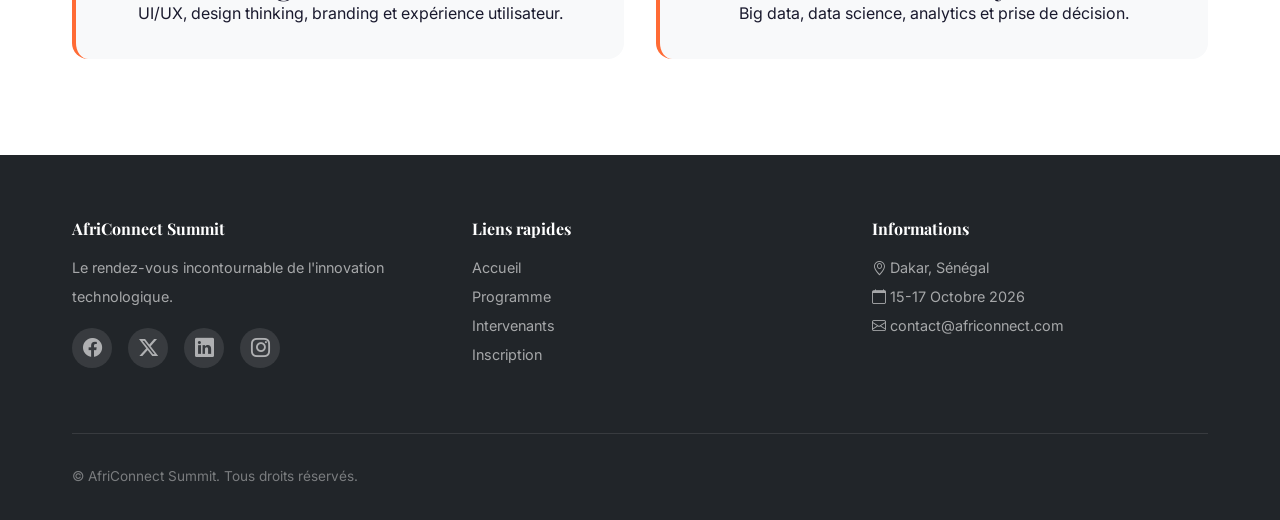
<file: programme.html>
<!DOCTYPE html>
<html lang="fr">
<head>
    <meta charset="UTF-8">
    <meta name="viewport" content="width=device-width, initial-scale=1.0">
    <title>AfriConnect Summit 2026 - Programme</title>
    <link rel="preconnect" href="https://fonts.googleapis.com">
    <link rel="preconnect" href="https://fonts.gstatic.com" crossorigin>
    <link href="https://fonts.googleapis.com/css2?family=Playfair+Display:ital,wght@0,400;0,700;0,900;1,700&family=Inter:wght@300;400;500;600;700&display=swap" rel="stylesheet">
    <link rel="stylesheet" href="https://cdn.jsdelivr.net/npm/bootstrap-icons@1.11.3/font/bootstrap-icons.min.css">
    <link rel="stylesheet" href="css/style.css">
</head>
<body>
    <!-- NAVBAR -->
    <header>
        <nav class="navbar" role="navigation" aria-label="Navigation principale">
            <a href="index.html" class="navbar-brand">
                AfriConnect <span>Summit</span> 2026
            </a>
            <ul class="navbar-links" role="menubar">
                <li role="none"><a href="index.html" role="menuitem">Accueil</a></li>
                <li role="none"><a href="programme.html" class="active" role="menuitem">Programme</a></li>
                <li role="none"><a href="intervenants.html" role="menuitem">Intervenants</a></li>
                <li role="none"><a href="contact.html" role="menuitem">Contact</a></li>
                <li role="none">
                    <button class="theme-toggle" id="themeToggle" aria-label="Basculer le thème clair/sombre">
                        🌙
                    </button>
                </li>
            </ul>
            <button class="hamburger" id="hamburger" aria-label="Ouvrir le menu mobile" aria-expanded="false">
                <span></span>
                <span></span>
                <span></span>
            </button>
        </nav>
    </header>

    <!-- MAIN -->
    <main>
        <!-- HERO INTERNE -->
        <section class="page-hero" aria-label="Bannière du programme">
            <div class="container">
                <p class="breadcrumb"><a href="index.html">Accueil</a> &gt; Programme</p>
                <h1>Le <span>programme</span> 2026</h1>
                <p>3 jours pour transformer l'Afrique par la technologie</p>
            </div>
        </section>

        <!-- ONGLETS -->
        <section aria-label="Programme par jour">
            <div class="container">
                <div class="tabs" role="tablist">
                    <button class="tab-btn active" data-day="day1" role="tab">📅 Jour 1 - 15 Octobre</button>
                    <button class="tab-btn" data-day="day2" role="tab">📅 Jour 2 - 16 Octobre</button>
                    <button class="tab-btn" data-day="day3" role="tab">📅 Jour 3 - 17 Octobre</button>
                </div>

                <!-- Jour 1 -->
                <div class="tab-content active" id="day1" role="tabpanel">
                    <h3 style="text-align:center; margin-bottom: var(--spacing-lg);">Jour 1 - Innovation & Technologies</h3>
                    <table class="schedule-table">
                        <thead><tr><th>Heure</th><th>Session</th><th>Intervenant</th><th>Salle</th></tr></thead>
                        <tbody>
                            <tr><td>09:00 - 09:30</td><td>Ouverture</td><td>Comité</td><td>Grande salle</td></tr>
                            <tr><td>09:45 - 10:45</td><td>Keynote IA</td><td>Dr. Amina Diallo</td><td>Grande salle</td></tr>
                            <tr><td>11:00 - 12:30</td><td>Atelier ML</td><td>Team DataLab</td><td>Salle A</td></tr>
                            <tr><td>14:00 - 15:30</td><td>Panel Fintech</td><td>Experts</td><td>Grande salle</td></tr>
                            <tr><td>16:00 - 17:30</td><td>Networking</td><td>Tous</td><td>Espace VIP</td></tr>
                        </tbody>
                    </table>
                </div>

                <!-- Jour 2 -->
                <div class="tab-content" id="day2" role="tabpanel">
                    <h3 style="text-align:center; margin-bottom: var(--spacing-lg);">Jour 2 - Business & Entrepreneuriat</h3>
                    <table class="schedule-table">
                        <thead><tr><th>Heure</th><th>Session</th><th>Intervenant</th><th>Salle</th></tr></thead>
                        <tbody>
                            <tr><td>09:00 - 10:00</td><td>Keynote Business</td><td>Jean-Pierre Kouadio</td><td>Grande salle</td></tr>
                            <tr><td>10:15 - 11:45</td><td>Atelier Levée de fonds</td><td>David Okonkwo</td><td>Salle B</td></tr>
                            <tr><td>12:00 - 13:30</td><td>Panel Startups</td><td>Fondateurs</td><td>Grande salle</td></tr>
                            <tr><td>14:30 - 16:00</td><td>Pitch Competition</td><td>Startups</td><td>Salle C</td></tr>
                            <tr><td>16:30 - 18:00</td><td>Réunion investisseurs</td><td>Sur invitation</td><td>Espace VIP</td></tr>
                        </tbody>
                    </table>
                </div>

                <!-- Jour 3 -->
                <div class="tab-content" id="day3" role="tabpanel">
                    <h3 style="text-align:center; margin-bottom: var(--spacing-lg);">Jour 3 - Design & Impact Social</h3>
                    <table class="schedule-table">
                        <thead><tr><th>Heure</th><th>Session</th><th>Intervenant</th><th>Salle</th></tr></thead>
                        <tbody>
                            <tr><td>09:00 - 10:00</td><td>Keynote Design</td><td>Fatima El Mansouri</td><td>Grande salle</td></tr>
                            <tr><td>10:15 - 12:00</td><td>Atelier UX</td><td>Studio Design</td><td>Salle A</td></tr>
                            <tr><td>13:00 - 14:30</td><td>Panel Tech Social</td><td>ONG</td><td>Grande salle</td></tr>
                            <tr><td>15:00 - 16:30</td><td>Hackathon</td><td>Équipes</td><td>Salle D</td></tr>
                            <tr><td>17:00 - 18:30</td><td>Clôture</td><td>Comité</td><td>Grande salle</td></tr>
                        </tbody>
                    </table>
                </div>

                <!-- THEMATIQUES -->
                <div style="margin-top: var(--spacing-xxl);">
                    <div class="section-title">
                        <h2>Les <span>thématiques</span> 2026</h2>
                        <p>4 piliers pour bâtir l'Afrique de demain</p>
                    </div>
                    <div class="themes-grid">
                        <div class="theme-card fade-in-left">
                            <div class="icon">🤖</div>
                            <h3>IA & Technologies</h3>
                            <p>Intelligence artificielle, blockchain, IoT et cybersécurité.</p>
                        </div>
                        <div class="theme-card zoom-in">
                            <div class="icon">💼</div>
                            <h3>Business & Finance</h3>
                            <p>Entrepreneuriat, investissement, fintech et modèles innovants.</p>
                        </div>
                        <div class="theme-card fade-in-right">
                            <div class="icon">🎨</div>
                            <h3>Design & Créativité</h3>
                            <p>UI/UX, design thinking, branding et expérience utilisateur.</p>
                        </div>
                        <div class="theme-card zoom-in">
                            <div class="icon">📊</div>
                            <h3>Data & Analyse</h3>
                            <p>Big data, data science, analytics et prise de décision.</p>
                        </div>
                    </div>
                </div>
            </div>
        </section>
    </main>

    <!-- FOOTER -->
    <footer>
        <div class="container">
            <div class="footer-grid">
                <div class="footer-col">
                    <h4>AfriConnect Summit</h4>
                    <p>Le rendez-vous incontournable de l'innovation technologique.</p>
                    <div class="footer-social">
                        <a href="#" aria-label="Facebook"><i class="bi bi-facebook"></i></a>
                        <a href="#" aria-label="Twitter"><i class="bi bi-twitter-x"></i></a>
                        <a href="#" aria-label="LinkedIn"><i class="bi bi-linkedin"></i></a>
                        <a href="#" aria-label="Instagram"><i class="bi bi-instagram"></i></a>
                    </div>
                </div>
                <div class="footer-col">
                    <h4>Liens rapides</h4>
                    <ul>
                        <li><a href="index.html">Accueil</a></li>
                        <li><a href="programme.html">Programme</a></li>
                        <li><a href="intervenants.html">Intervenants</a></li>
                        <li><a href="contact.html">Inscription</a></li>
                    </ul>
                </div>
                <div class="footer-col">
                    <h4>Informations</h4>
                    <ul>
                        <li><i class="bi bi-geo-alt"></i> Dakar, Sénégal</li>
                        <li><i class="bi bi-calendar"></i> 15-17 Octobre 2026</li>
                        <li><i class="bi bi-envelope"></i> contact@africonnect.com</li>
                    </ul>
                </div>
            </div>
            <div class="footer-bottom">
                <p>&copy; <span id="year"></span> AfriConnect Summit. Tous droits réservés.</p>
            </div>
        </div>
    </footer>

    <button class="back-to-top" id="backToTop"><i class="bi bi-chevron-up"></i></button>
    <script src="js/main.js"></script>
</body>
</html>
</file>
<file: css/style.css>
/* ========================================
   VARIABLES CSS - Thème Light
   ======================================== */
:root {
    --color-primary: #2D1B69;
    --color-secondary: #FF6B35;
    --color-accent: #00B4D8;
    --color-background: #FFFFFF;
    --color-text: #1A1A2E;
    --color-gray-100: #F8F9FA;
    --color-gray-200: #E9ECEF;
    --color-gray-300: #DEE2E6;
    --color-gray-400: #CED4DA;
    --color-gray-500: #ADB5BD;
    --color-gray-600: #6C757D;
    --color-gray-700: #495057;
    --color-gray-800: #343A40;
    --color-gray-900: #212529;
    
    --font-heading: 'Playfair Display', serif;
    --font-body: 'Inter', sans-serif;
    
    --spacing-xs: 0.25rem;
    --spacing-sm: 0.5rem;
    --spacing-md: 1rem;
    --spacing-lg: 2rem;
    --spacing-xl: 4rem;
    --spacing-xxl: 6rem;
    
    --radius-sm: 4px;
    --radius-md: 8px;
    --radius-lg: 16px;
    --radius-xl: 24px;
    
    --shadow-sm: 0 2px 4px rgba(0,0,0,0.05);
    --shadow-md: 0 4px 6px rgba(0,0,0,0.07);
    --shadow-lg: 0 10px 30px rgba(0,0,0,0.1);
    --shadow-xl: 0 20px 60px rgba(0,0,0,0.15);
    
    --transition-fast: 0.2s ease;
    --transition-medium: 0.4s ease;
    --transition-slow: 0.6s ease;
    
    --navbar-height: 70px;
    --max-width: 1200px;
}

/* ========================================
   VARIABLES CSS - Thème Dark
   ======================================== */
[data-theme="dark"] {
    --color-primary: #6C4FC7;
    --color-secondary: #FF8C5A;
    --color-background: #0D0D1A;
    --color-text: #E8E8F0;
    --color-gray-100: #1A1A2E;
    --color-gray-200: #2D2D44;
    --color-gray-300: #404060;
    --color-gray-400: #5A5A7A;
    --color-gray-500: #7A7A9A;
    --color-gray-600: #9A9ABA;
    --color-gray-700: #BABADA;
    --color-gray-800: #DADAEA;
    --color-gray-900: #F0F0F8;
    --shadow-sm: 0 2px 4px rgba(0,0,0,0.3);
    --shadow-md: 0 4px 6px rgba(0,0,0,0.4);
    --shadow-lg: 0 10px 30px rgba(0,0,0,0.5);
    --shadow-xl: 0 20px 60px rgba(0,0,0,0.6);
}

/* ========================================
   RESET & BASE
   ======================================== */
* {
    margin: 0;
    padding: 0;
    box-sizing: border-box;
}

html {
    scroll-behavior: smooth;
}

body {
    font-family: var(--font-body);
    background-color: var(--color-background);
    color: var(--color-text);
    line-height: 1.6;
    transition: background-color var(--transition-medium), color var(--transition-medium);
}

a {
    text-decoration: none;
    color: inherit;
}

img {
    max-width: 100%;
    height: auto;
    display: block;
}

ul {
    list-style: none;
}

.container {
    max-width: var(--max-width);
    margin: 0 auto;
    padding: 0 var(--spacing-lg);
}

/* ========================================
   TYPOGRAPHIE
   ======================================== */
h1, h2, h3, h4, h5, h6 {
    font-family: var(--font-heading);
    line-height: 1.2;
}

h1 { font-size: clamp(2.5rem, 8vw, 4.5rem); }
h2 { font-size: clamp(2rem, 5vw, 3rem); }
h3 { font-size: clamp(1.3rem, 3vw, 1.8rem); }

/* ========================================
   NAVBAR
   ======================================== */
.navbar {
    position: fixed;
    top: 0;
    left: 0;
    right: 0;
    z-index: 1000;
    height: var(--navbar-height);
    padding: 0 var(--spacing-lg);
    background: transparent;
    transition: background var(--transition-medium), box-shadow var(--transition-medium);
    display: flex;
    align-items: center;
    justify-content: space-between;
}

.navbar.scrolled {
    background: var(--color-background);
    box-shadow: var(--shadow-md);
}

[data-theme="dark"] .navbar.scrolled {
    background: rgba(13, 13, 26, 0.95);
    backdrop-filter: blur(10px);
}

.navbar-brand {
    font-family: var(--font-heading);
    font-size: 1.5rem;
    font-weight: 700;
    color: var(--color-primary);
}

.navbar-brand span {
    color: var(--color-secondary);
}

.navbar-links {
    display: flex;
    align-items: center;
    gap: var(--spacing-lg);
}

.navbar-links a {
    font-size: 0.9rem;
    font-weight: 500;
    transition: color var(--transition-fast);
    position: relative;
}

.navbar-links a::after {
    content: '';
    position: absolute;
    bottom: -4px;
    left: 0;
    width: 0;
    height: 2px;
    background: var(--color-secondary);
    transition: width var(--transition-fast);
}

.navbar-links a:hover::after,
.navbar-links a.active::after {
    width: 100%;
}

.navbar-links a:hover {
    color: var(--color-secondary);
}

.theme-toggle {
    background: none;
    border: none;
    cursor: pointer;
    font-size: 1.3rem;
    color: var(--color-text);
    transition: transform var(--transition-fast);
    padding: var(--spacing-xs);
}

.theme-toggle:hover {
    transform: rotate(30deg);
}

.hamburger {
    display: none;
    flex-direction: column;
    gap: 5px;
    cursor: pointer;
    background: none;
    border: none;
    padding: var(--spacing-xs);
}

.hamburger span {
    display: block;
    width: 25px;
    height: 3px;
    background: var(--color-text);
    border-radius: 2px;
    transition: all var(--transition-fast);
}

.hamburger.active span:nth-child(1) {
    transform: rotate(45deg) translate(5px, 6px);
}

.hamburger.active span:nth-child(2) {
    opacity: 0;
}

.hamburger.active span:nth-child(3) {
    transform: rotate(-45deg) translate(5px, -6px);
}

/* ========================================
   HERO
   ======================================== */
.hero {
    min-height: 100vh;
    display: flex;
    align-items: center;
    justify-content: center;
    text-align: center;
    padding: calc(var(--navbar-height) + var(--spacing-xl)) var(--spacing-lg) var(--spacing-xl);
    background: linear-gradient(135deg, var(--color-primary), var(--color-gray-900));
    position: relative;
    overflow: hidden;
}

[data-theme="dark"] .hero {
    background: linear-gradient(135deg, #1A1A2E, #0D0D1A);
}

.hero-content {
    position: relative;
    z-index: 1;
    max-width: 800px;
}

.hero h1 {
    color: #FFFFFF;
    margin-bottom: var(--spacing-md);
    animation: fadeInUp 1s ease;
}

.hero h1 span {
    color: var(--color-secondary);
}

.hero p {
    color: rgba(255,255,255,0.8);
    font-size: 1.2rem;
    margin-bottom: var(--spacing-lg);
    animation: fadeInUp 1s ease 0.2s both;
}

.hero-buttons {
    display: flex;
    gap: var(--spacing-md);
    justify-content: center;
    flex-wrap: wrap;
    animation: fadeInUp 1s ease 0.4s both;
}

.btn {
    display: inline-block;
    padding: 0.8rem 2rem;
    border-radius: var(--radius-md);
    font-weight: 600;
    transition: all var(--transition-fast);
    border: none;
    cursor: pointer;
    font-size: 1rem;
}

.btn-primary {
    background: var(--color-secondary);
    color: #FFFFFF;
}

.btn-primary:hover {
    transform: translateY(-2px);
    box-shadow: var(--shadow-lg);
}

.btn-outline {
    background: transparent;
    color: #FFFFFF;
    border: 2px solid rgba(255,255,255,0.3);
}

.btn-outline:hover {
    background: rgba(255,255,255,0.1);
    border-color: #FFFFFF;
}

.countdown {
    display: flex;
    gap: var(--spacing-lg);
    justify-content: center;
    margin-top: var(--spacing-xl);
    animation: fadeInUp 1s ease 0.6s both;
}

.countdown-item {
    text-align: center;
    background: rgba(255,255,255,0.1);
    backdrop-filter: blur(10px);
    padding: var(--spacing-md) var(--spacing-lg);
    border-radius: var(--radius-md);
    min-width: 80px;
}

.countdown-item .number {
    font-size: 2.5rem;
    font-weight: 700;
    color: #FFFFFF;
    font-family: var(--font-heading);
}

.countdown-item .label {
    font-size: 0.8rem;
    color: rgba(255,255,255,0.6);
    text-transform: uppercase;
    letter-spacing: 1px;
}

/* ========================================
   FOOTER
   ======================================== */
footer {
    background: var(--color-gray-900);
    color: #FFFFFF;
    padding: var(--spacing-xl) 0 var(--spacing-lg);
}

footer a {
    color: rgba(255,255,255,0.6);
    transition: color var(--transition-fast);
}

footer a:hover {
    color: var(--color-secondary);
}

.footer-grid {
    display: flex;
    flex-wrap: wrap;
    gap: var(--spacing-xl);
    justify-content: space-between;
}

.footer-col {
    flex: 1 1 200px;
}

.footer-col h4 {
    font-family: var(--font-heading);
    margin-bottom: var(--spacing-md);
    color: #FFFFFF;
}

.footer-col p,
.footer-col li {
    color: rgba(255,255,255,0.6);
    font-size: 0.9rem;
    line-height: 2;
}

.footer-social {
    display: flex;
    gap: var(--spacing-md);
    margin-top: var(--spacing-md);
}

.footer-social a {
    display: inline-flex;
    align-items: center;
    justify-content: center;
    width: 40px;
    height: 40px;
    border-radius: 50%;
    background: rgba(255,255,255,0.1);
    transition: all var(--transition-fast);
    font-size: 1.2rem;
}

.footer-social a:hover {
    background: var(--color-secondary);
    transform: translateY(-3px);
}

.footer-bottom {
    border-top: 1px solid rgba(255,255,255,0.1);
    padding-top: var(--spacing-lg);
    margin-top: var(--spacing-xl);
    display: flex;
    justify-content: space-between;
    align-items: center;
    flex-wrap: wrap;
    gap: var(--spacing-md);
}

.footer-bottom p {
    color: rgba(255,255,255,0.4);
    font-size: 0.85rem;
}

.back-to-top {
    position: fixed;
    bottom: 30px;
    right: 30px;
    background: var(--color-secondary);
    color: #FFFFFF;
    border: none;
    border-radius: 50%;
    width: 50px;
    height: 50px;
    font-size: 1.5rem;
    cursor: pointer;
    opacity: 0;
    visibility: hidden;
    transition: all var(--transition-medium);
    box-shadow: var(--shadow-lg);
    z-index: 999;
}

.back-to-top.visible {
    opacity: 1;
    visibility: visible;
}

.back-to-top:hover {
    transform: translateY(-3px);
    box-shadow: var(--shadow-xl);
}

/* ========================================
   ANIMATIONS KEYFRAMES
   ======================================== */
@keyframes fadeInUp {
    from {
        opacity: 0;
        transform: translateY(30px);
    }
    to {
        opacity: 1;
        transform: translateY(0);
    }
}

/* ========================================
   SECTIONS GÉNÉRIQUES
   ======================================== */
section {
    padding: var(--spacing-xxl) 0;
}

.section-title {
    text-align: center;
    margin-bottom: var(--spacing-xl);
}

.section-title h2 {
    color: var(--color-text);
}

.section-title h2 span {
    color: var(--color-secondary);
}

.section-title p {
    color: var(--color-gray-600);
    max-width: 600px;
    margin: var(--spacing-sm) auto 0;
}

/* ========================================
   ANIMATIONS - Intersection Observer
   ======================================== */
.fade-in {
    opacity: 0;
    transform: translateY(30px);
    transition: opacity 0.6s ease, transform 0.6s ease;
}

.fade-in.visible {
    opacity: 1;
    transform: translateY(0);
}

.fade-in-left {
    opacity: 0;
    transform: translateX(-50px);
    transition: opacity 0.6s ease, transform 0.6s ease;
}

.fade-in-left.visible {
    opacity: 1;
    transform: translateX(0);
}

.fade-in-right {
    opacity: 0;
    transform: translateX(50px);
    transition: opacity 0.6s ease, transform 0.6s ease;
}

.fade-in-right.visible {
    opacity: 1;
    transform: translateX(0);
}

.zoom-in {
    opacity: 0;
    transform: scale(0.8);
    transition: opacity 0.6s ease, transform 0.6s ease;
}

.zoom-in.visible {
    opacity: 1;
    transform: scale(1);
}

/* ========================================
   STATS
   ======================================== */
.stats-grid {
    display: grid;
    grid-template-columns: repeat(4, 1fr);
    gap: var(--spacing-lg);
}

.stat-item {
    text-align: center;
    padding: var(--spacing-lg);
    background: var(--color-gray-100);
    border-radius: var(--radius-lg);
    transition: all var(--transition-fast);
}

.stat-item:hover {
    transform: translateY(-5px);
    box-shadow: var(--shadow-lg);
}

.stat-item .number {
    font-size: 3rem;
    font-weight: 700;
    color: var(--color-secondary);
    font-family: var(--font-heading);
}

.stat-item .label {
    color: var(--color-gray-600);
    margin-top: var(--spacing-xs);
}

/* ========================================
   RAISONS
   ======================================== */
.reasons-grid {
    display: flex;
    gap: var(--spacing-lg);
    flex-wrap: wrap;
    justify-content: center;
}

.reason-item {
    flex: 1 1 250px;
    max-width: 350px;
    text-align: center;
    padding: var(--spacing-lg);
    border-radius: var(--radius-lg);
    transition: all var(--transition-fast);
    background: var(--color-gray-100);
}

.reason-item:hover {
    transform: translateY(-5px);
    box-shadow: var(--shadow-lg);
}

.reason-item .icon {
    font-size: 3rem;
    color: var(--color-secondary);
    margin-bottom: var(--spacing-md);
}

.reason-item h3 {
    color: var(--color-text);
    margin-bottom: var(--spacing-sm);
}

.reason-item p {
    color: var(--color-gray-600);
}

/* ========================================
   INTERVENANTS
   ======================================== */
.speakers-grid {
    display: grid;
    grid-template-columns: repeat(4, 1fr);
    gap: var(--spacing-lg);
}

.speaker-card {
    background: var(--color-gray-100);
    border-radius: var(--radius-lg);
    overflow: hidden;
    transition: all var(--transition-fast);
    text-align: center;
}

.speaker-card:hover {
    transform: translateY(-8px) scale(1.02);
    box-shadow: var(--shadow-xl);
}

.speaker-card img {
    width: 100%;
    height: 250px;
    object-fit: cover;
}

.speaker-card .info {
    padding: var(--spacing-md);
}

.speaker-card .info h3 {
    font-size: 1.1rem;
    margin-bottom: var(--spacing-xs);
}

.speaker-card .info p {
    color: var(--color-gray-600);
    font-size: 0.9rem;
}

.speaker-card .info .country {
    color: var(--color-secondary);
    font-weight: 500;
}

.view-all {
    text-align: center;
    margin-top: var(--spacing-lg);
}

/* ========================================
   SPONSORS
   ======================================== */
.sponsors {
    display: flex;
    flex-wrap: wrap;
    gap: var(--spacing-lg);
    justify-content: center;
    align-items: center;
}

.sponsor {
    padding: var(--spacing-lg);
    background: var(--color-gray-100);
    border-radius: var(--radius-md);
    transition: all var(--transition-fast);
    text-align: center;
}

.sponsor:hover {
    transform: translateY(-3px);
    box-shadow: var(--shadow-md);
}

.sponsor.gold {
    font-size: 1.8rem;
    padding: var(--spacing-xl);
    flex: 0 0 280px;
    border: 2px solid #FFD700;
}

.sponsor.silver {
    font-size: 1.4rem;
    padding: var(--spacing-lg);
    flex: 0 0 220px;
    border: 2px solid #C0C0C0;
}

.sponsor.bronze {
    font-size: 1rem;
    padding: var(--spacing-md);
    flex: 0 0 180px;
    border: 2px solid #CD7F32;
}

.sponsor .level {
    display: block;
    font-size: 0.8rem;
    text-transform: uppercase;
    letter-spacing: 2px;
    color: var(--color-gray-600);
    margin-top: var(--spacing-xs);
}

/* ========================================
   PAGE HERO INTERNE
   ======================================== */
.page-hero {
    padding: calc(var(--navbar-height) + var(--spacing-xl)) 0 var(--spacing-xl);
    background: linear-gradient(135deg, var(--color-primary), var(--color-gray-900));
    color: #FFFFFF;
    text-align: center;
}

[data-theme="dark"] .page-hero {
    background: linear-gradient(135deg, #1A1A2E, #0D0D1A);
}

.page-hero h1 {
    color: #FFFFFF;
}

.page-hero h1 span {
    color: var(--color-secondary);
}

.breadcrumb {
    padding: var(--spacing-md) 0;
    color: rgba(255,255,255,0.6);
    font-size: 0.9rem;
}

.breadcrumb a {
    color: var(--color-secondary);
    transition: color var(--transition-fast);
}

.breadcrumb a:hover {
    text-decoration: underline;
}

/* ========================================
   PROGRAMME - ONGLETS
   ======================================== */
.tabs {
    display: flex;
    gap: var(--spacing-sm);
    justify-content: center;
    margin-bottom: var(--spacing-xl);
    flex-wrap: wrap;
}

.tab-btn {
    padding: 0.7rem 2rem;
    border: none;
    border-radius: var(--radius-md);
    background: var(--color-gray-200);
    color: var(--color-text);
    cursor: pointer;
    font-weight: 600;
    transition: all var(--transition-fast);
    font-size: 1rem;
}

.tab-btn:hover {
    background: var(--color-gray-300);
}

.tab-btn.active {
    background: var(--color-secondary);
    color: #FFFFFF;
}

.tab-content {
    display: none;
    animation: fadeInUp 0.4s ease;
}

.tab-content.active {
    display: block;
}

.schedule-table {
    width: 100%;
    border-collapse: collapse;
    background: var(--color-gray-100);
    border-radius: var(--radius-lg);
    overflow: hidden;
}

.schedule-table th {
    background: var(--color-primary);
    color: #FFFFFF;
    padding: var(--spacing-md);
    text-align: left;
}

.schedule-table td {
    padding: var(--spacing-md);
    border-bottom: 1px solid var(--color-gray-300);
}

.schedule-table tr:nth-child(even) {
    background: var(--color-gray-200);
}

.schedule-table tr:hover {
    background: var(--color-gray-300);
}

.themes-grid {
    display: grid;
    grid-template-columns: repeat(2, 1fr);
    gap: var(--spacing-lg);
    margin-top: var(--spacing-xl);
}

.theme-card {
    padding: var(--spacing-lg);
    background: var(--color-gray-100);
    border-radius: var(--radius-lg);
    text-align: center;
    transition: all var(--transition-fast);
    border-left: 4px solid var(--color-secondary);
}

.theme-card:hover {
    transform: translateY(-3px);
    box-shadow: var(--shadow-md);
}

.theme-card .icon {
    font-size: 2.5rem;
    color: var(--color-secondary);
    margin-bottom: var(--spacing-sm);
}

/* ========================================
   INTERVENANTS - FILTRES
   ======================================== */
.filters {
    display: flex;
    gap: var(--spacing-sm);
    justify-content: center;
    flex-wrap: wrap;
    margin-bottom: var(--spacing-xl);
}

.filter-btn {
    padding: 0.5rem 1.5rem;
    border: 2px solid var(--color-gray-300);
    border-radius: var(--radius-md);
    background: transparent;
    color: var(--color-text);
    cursor: pointer;
    font-weight: 500;
    transition: all var(--transition-fast);
}

.filter-btn:hover {
    border-color: var(--color-secondary);
    color: var(--color-secondary);
}

.filter-btn.active {
    background: var(--color-secondary);
    color: #FFFFFF;
    border-color: var(--color-secondary);
}

.speakers-grid-large {
    display: grid;
    grid-template-columns: repeat(3, 1fr);
    gap: var(--spacing-lg);
}

/* ========================================
   CONTACT - FORMULAIRE
   ======================================== */
.contact-grid {
    display: flex;
    gap: var(--spacing-xl);
    flex-wrap: wrap;
}

.contact-form {
    flex: 2;
    min-width: 300px;
}

.contact-info {
    flex: 1;
    min-width: 250px;
    padding: var(--spacing-lg);
    background: var(--color-gray-100);
    border-radius: var(--radius-lg);
}

.form-group {
    margin-bottom: var(--spacing-md);
}

.form-group label {
    display: block;
    font-weight: 500;
    margin-bottom: var(--spacing-xs);
    color: var(--color-text);
}

.form-group input,
.form-group select,
.form-group textarea {
    width: 100%;
    padding: 0.8rem 1rem;
    border: 2px solid var(--color-gray-300);
    border-radius: var(--radius-md);
    background: var(--color-background);
    color: var(--color-text);
    font-family: var(--font-body);
    transition: border-color var(--transition-fast);
    font-size: 1rem;
}

.form-group input:focus,
.form-group select:focus,
.form-group textarea:focus {
    outline: none;
    border-color: var(--color-secondary);
}

.form-group textarea {
    min-height: 120px;
    resize: vertical;
}

.form-group .error-message {
    color: #E74C3C;
    font-size: 0.85rem;
    margin-top: var(--spacing-xs);
    display: none;
}

.form-group.error input,
.form-group.error select,
.form-group.error textarea {
    border-color: #E74C3C;
}

.form-group.success input,
.form-group.success select,
.form-group.success textarea {
    border-color: #2ECC71;
}

.form-group.error .error-message {
    display: block;
}

.success-message {
    display: none;
    padding: var(--spacing-lg);
    background: #2ECC71;
    color: #FFFFFF;
    border-radius: var(--radius-lg);
    text-align: center;
    font-weight: 600;
    margin-top: var(--spacing-md);
}

.success-message.show {
    display: block;
    animation: fadeInUp 0.4s ease;
}

/* ========================================
   FAQ - ACCORDÉON CSS
   ======================================== */
.faq-container {
    max-width: 800px;
    margin: 0 auto;
}

.faq-item {
    margin-bottom: var(--spacing-sm);
    border: 1px solid var(--color-gray-300);
    border-radius: var(--radius-md);
    overflow: hidden;
}

.faq-item input[type="checkbox"] {
    display: none;
}

.faq-item label {
    display: block;
    padding: var(--spacing-md) var(--spacing-lg);
    background: var(--color-gray-100);
    cursor: pointer;
    font-weight: 600;
    transition: background var(--transition-fast);
    position: relative;
}

.faq-item label::after {
    content: '+';
    position: absolute;
    right: var(--spacing-lg);
    font-size: 1.5rem;
    transition: transform var(--transition-fast);
}

.faq-item input[type="checkbox"]:checked + label::after {
    transform: rotate(45deg);
}

.faq-item input[type="checkbox"]:checked + label {
    background: var(--color-secondary);
    color: #FFFFFF;
}

.faq-item .faq-answer {
    max-height: 0;
    overflow: hidden;
    padding: 0 var(--spacing-lg);
    background: var(--color-background);
    transition: max-height 0.4s ease, padding 0.4s ease;
}

.faq-item input[type="checkbox"]:checked ~ .faq-answer {
    max-height: 300px;
    padding: var(--spacing-md) var(--spacing-lg);
}

.map-container {
    margin-top: var(--spacing-xl);
    border-radius: var(--radius-lg);
    overflow: hidden;
    box-shadow: var(--shadow-md);
}

.map-container iframe {
    width: 100%;
    height: 400px;
    border: none;
}

/* ========================================
   MEDIA QUERIES
   ======================================== */

/* Tablette */
@media (max-width: 992px) {
    .stats-grid {
        grid-template-columns: repeat(2, 1fr);
    }
    .speakers-grid {
        grid-template-columns: repeat(2, 1fr);
    }
    .speakers-grid-large {
        grid-template-columns: repeat(2, 1fr);
    }
    .themes-grid {
        grid-template-columns: 1fr 1fr;
    }
}

/* Mobile */
@media (max-width: 768px) {
    .hamburger {
        display: flex;
    }
    
    .navbar-links {
        position: fixed;
        top: var(--navbar-height);
        left: 0;
        right: 0;
        background: var(--color-background);
        flex-direction: column;
        padding: var(--spacing-lg);
        gap: var(--spacing-md);
        transform: translateY(-120%);
        transition: transform var(--transition-medium);
        box-shadow: var(--shadow-lg);
    }
    
    [data-theme="dark"] .navbar-links {
        background: rgba(13, 13, 26, 0.98);
        backdrop-filter: blur(10px);
    }
    
    .navbar-links.open {
        transform: translateY(0);
    }
    
    .countdown {
        gap: var(--spacing-sm);
    }
    
    .countdown-item {
        padding: var(--spacing-sm);
        min-width: 60px;
    }
    
    .countdown-item .number {
        font-size: 1.8rem;
    }
    
    .stats-grid {
        grid-template-columns: 1fr 1fr;
        gap: var(--spacing-sm);
    }
    
    .speakers-grid {
        grid-template-columns: 1fr;
    }
    
    .speakers-grid-large {
        grid-template-columns: 1fr;
    }
    
    .themes-grid {
        grid-template-columns: 1fr;
    }
    
    .contact-grid {
        flex-direction: column;
    }
    
    .sponsor.gold {
        flex: 0 0 100%;
    }
    .sponsor.silver {
        flex: 0 0 100%;
    }
    .sponsor.bronze {
        flex: 0 0 100%;
    }
    
    .footer-grid {
        flex-direction: column;
        gap: var(--spacing-lg);
    }
    
    .footer-bottom {
        flex-direction: column;
        text-align: center;
    }
    
    .hero-buttons {
        flex-direction: column;
        align-items: center;
    }
    
    .hero-buttons .btn {
        width: 100%;
        max-width: 250px;
    }
    
    .schedule-table {
        font-size: 0.85rem;
    }
    
    .schedule-table th,
    .schedule-table td {
        padding: var(--spacing-sm);
    }
}

/* Très petits écrans */
@media (max-width: 480px) {
    .stats-grid {
        grid-template-columns: 1fr 1fr;
        gap: var(--spacing-sm);
    }
    .stat-item .number {
        font-size: 2rem;
    }
    .countdown-item {
        min-width: 50px;
        padding: var(--spacing-xs);
    }
    .countdown-item .number {
        font-size: 1.4rem;
    }
    .countdown-item .label {
        font-size: 0.6rem;
    }
    .container {
        padding: 0 var(--spacing-md);
    }
}
</file>
